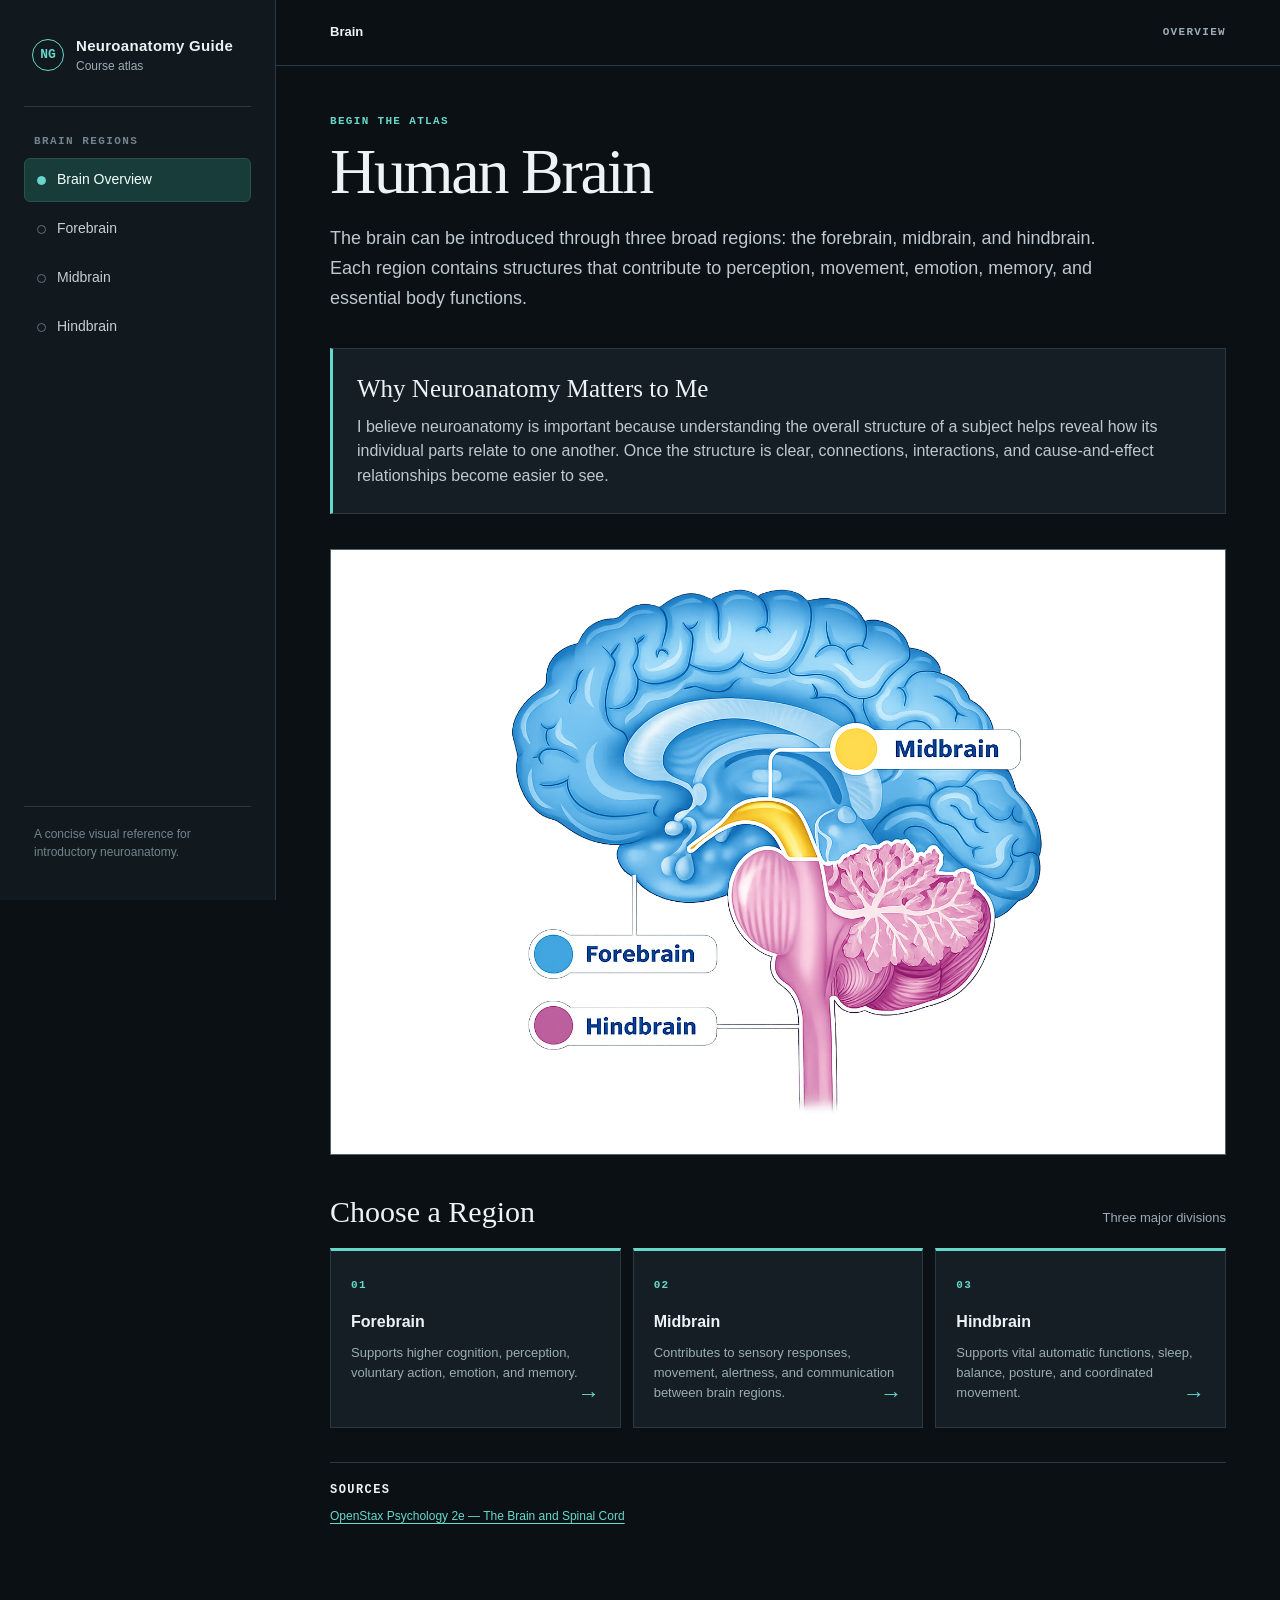
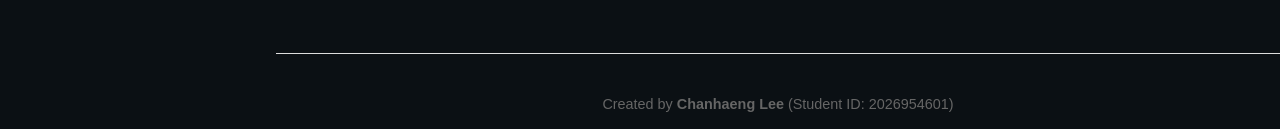
<file: index.html>
<!doctype html>
<html lang="en">
<head>
  <meta charset="utf-8">
  <meta name="viewport" content="width=device-width, initial-scale=1">
  <meta name="description" content="A concise visual guide to introductory human neuroanatomy.">
  <title>Brain Overview | Neuroanatomy Guide</title>
  <link rel="stylesheet" href="style.css">
  <script src="script.js" defer></script>
</head>
<body>
  <div class="shell">
    <aside class="sidebar" id="site-navigation" aria-label="Primary navigation">
      <div class="brand-row">
        <a class="brand" href="index.html">
          <span class="brand-mark">NG</span>
          <span><strong>Neuroanatomy Guide</strong><small>Course atlas</small></span>
        </a>
        <button class="menu-toggle" type="button" aria-expanded="false" aria-controls="primary-links">Menu</button>
      </div>
      <p class="nav-label">Brain regions</p>
      <nav class="nav" id="primary-links">
        <a class="active" href="index.html" aria-current="page">Brain Overview</a>
        <a href="forebrain/index.html">Forebrain</a>
        <a href="midbrain/index.html">Midbrain</a>
        <a href="hindbrain/index.html">Hindbrain</a>
      </nav>
      <p class="sidebar-note">A concise visual reference for introductory neuroanatomy.</p>
    </aside>

    <main>
      <header class="topbar">
        <div class="crumbs"><strong>Brain</strong></div>
        <div class="section-index">Overview</div>
      </header>
      <article class="content">
        <p class="eyebrow">Begin the atlas</p>
        <h1>Human Brain</h1>
        <p class="lead">The brain can be introduced through three broad regions: the forebrain, midbrain, and hindbrain. Each region contains structures that contribute to perception, movement, emotion, memory, and essential body functions.</p>

        <section class="personal-note" aria-labelledby="why-it-matters">
          <h2 id="why-it-matters">Why Neuroanatomy Matters to Me</h2>
          <p>I believe neuroanatomy is important because understanding the overall structure of a subject helps reveal how its individual parts relate to one another. Once the structure is clear, connections, interactions, and cause-and-effect relationships become easier to see.</p>
        </section>

        <figure class="exhibit exhibit-wide">
          <img src="images/brain.png" alt="Sagittal illustration identifying the forebrain, midbrain, and hindbrain">
        </figure>

        <section aria-labelledby="regions-title">
          <div class="section-title">
            <h2 id="regions-title">Choose a Region</h2>
            <span>Three major divisions</span>
          </div>
          <div class="region-grid">
            <a class="region-card" href="forebrain/index.html">
              <span class="region-number">01</span><h3>Forebrain</h3><p>Supports higher cognition, perception, voluntary action, emotion, and memory.</p><span class="card-arrow">→</span>
            </a>
            <a class="region-card" href="midbrain/index.html">
              <span class="region-number">02</span><h3>Midbrain</h3><p>Contributes to sensory responses, movement, alertness, and communication between brain regions.</p><span class="card-arrow">→</span>
            </a>
            <a class="region-card" href="hindbrain/index.html">
              <span class="region-number">03</span><h3>Hindbrain</h3><p>Supports vital automatic functions, sleep, balance, posture, and coordinated movement.</p><span class="card-arrow">→</span>
            </a>
          </div>
        </section>
        <section class="sources" aria-labelledby="overview-sources"><h2 id="overview-sources">Sources</h2><p><a href="https://openstax.org/books/psychology-2e/pages/3-4-the-brain-and-spinal-cord">OpenStax Psychology 2e — The Brain and Spinal Cord</a></p></section>
      </article>
      <footer class="site-footer">
        <p>
          Created by <strong>Chanhaeng Lee</strong>
          (Student ID: 2026954601)
        </p>
      </footer>
    </main>
  </div>
</body>
</html>
</file>
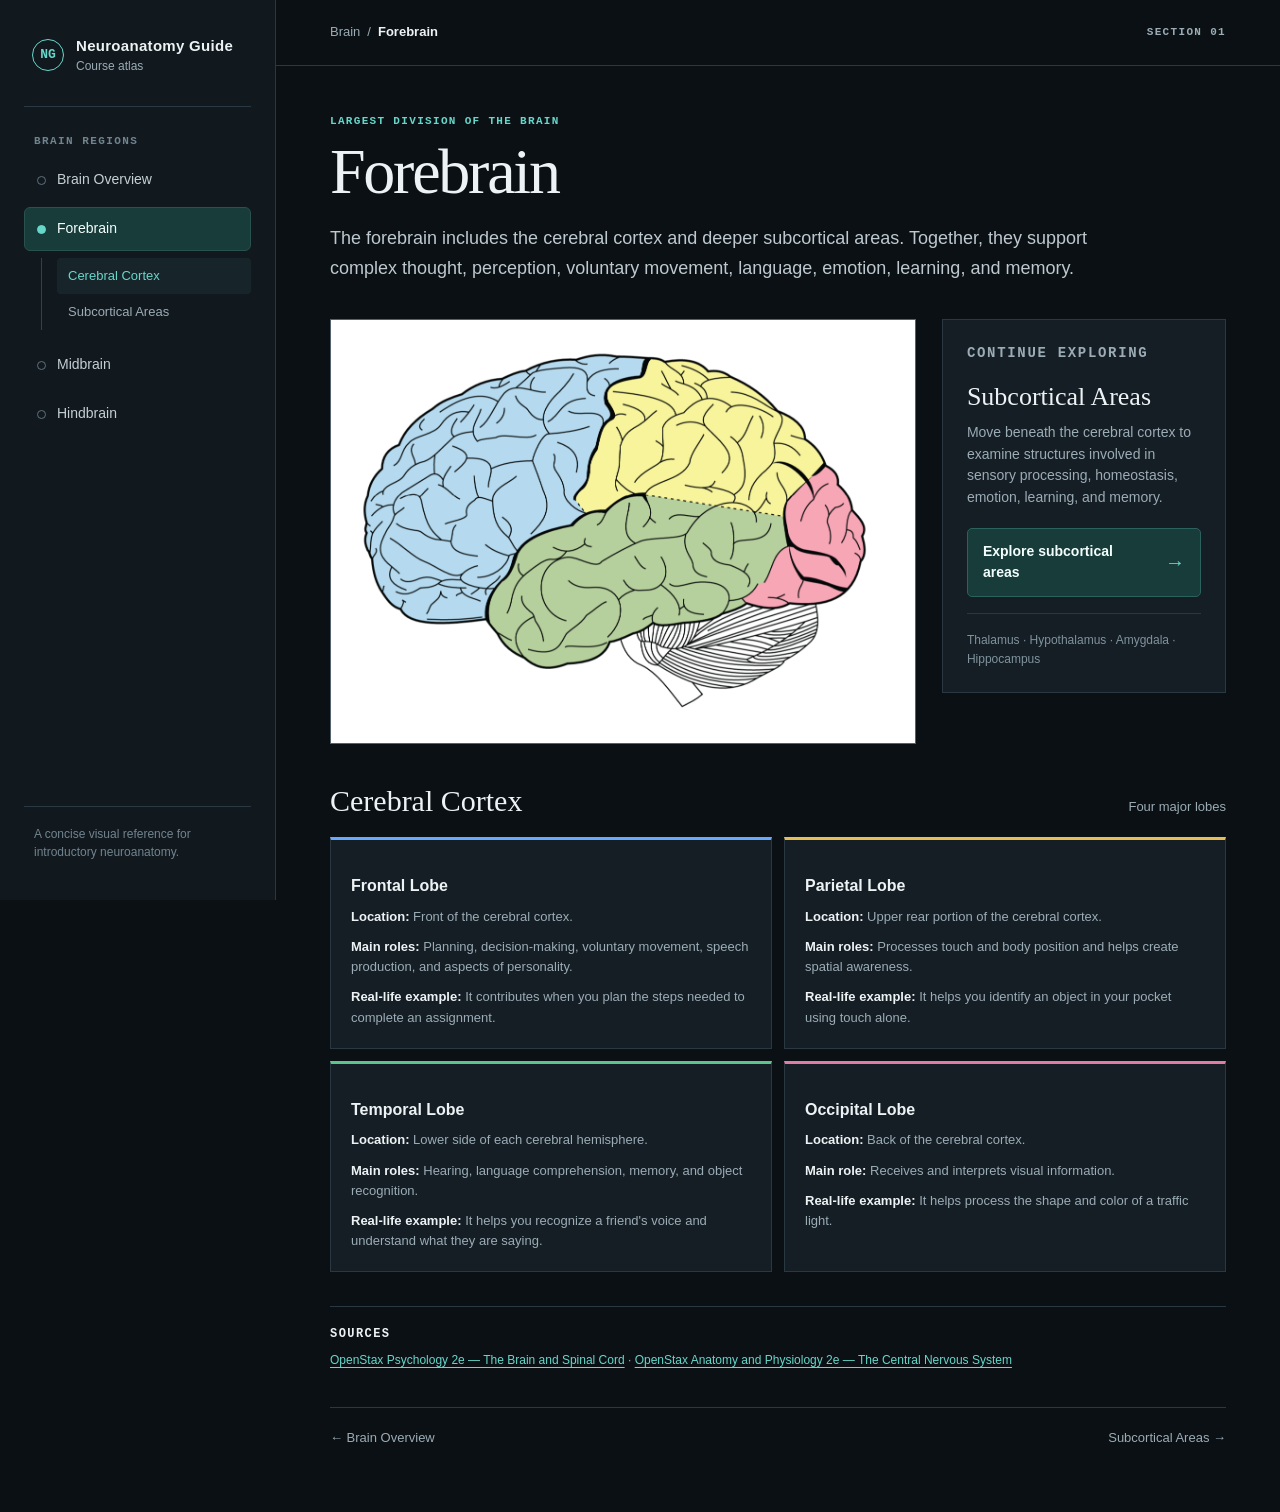
<file: forebrain/index.html>
<!doctype html>
<html lang="en">
<head>
  <meta charset="utf-8"><meta name="viewport" content="width=device-width, initial-scale=1">
  <meta name="description" content="Explore the cerebral cortex and subcortical areas of the forebrain.">
  <title>Forebrain | Neuroanatomy Guide</title>
  <link rel="stylesheet" href="../style.css"><script src="../script.js" defer></script>
</head>
<body><div class="shell">
  <aside class="sidebar" aria-label="Primary navigation">
    <div class="brand-row"><a class="brand" href="../index.html"><span class="brand-mark">NG</span><span><strong>Neuroanatomy Guide</strong><small>Course atlas</small></span></a><button class="menu-toggle" type="button" aria-expanded="false" aria-controls="primary-links">Menu</button></div>
    <p class="nav-label">Brain regions</p>
    <nav class="nav" id="primary-links">
      <a href="../index.html">Brain Overview</a><a class="active" href="index.html" aria-current="page">Forebrain</a>
      <div class="subnav"><a class="active" href="#cerebral-cortex">Cerebral Cortex</a><a href="subcortical.html">Subcortical Areas</a></div>
      <a href="../midbrain/index.html">Midbrain</a><a href="../hindbrain/index.html">Hindbrain</a>
    </nav><p class="sidebar-note">A concise visual reference for introductory neuroanatomy.</p>
  </aside>
  <main><header class="topbar"><div class="crumbs"><a href="../index.html">Brain</a><span>/</span><strong>Forebrain</strong></div><div class="section-index">Section 01</div></header>
    <article class="content"><p class="eyebrow">Largest division of the brain</p><h1>Forebrain</h1><p class="lead">The forebrain includes the cerebral cortex and deeper subcortical areas. Together, they support complex thought, perception, voluntary movement, language, emotion, learning, and memory.</p>
      <div class="article-grid"><figure class="exhibit"><img src="../images/forebrain.png" alt="Lateral view of the cerebral cortex with four lobes shown in distinct colors"></figure>
        <aside class="panel"><p class="eyebrow">Continue exploring</p><h2>Subcortical Areas</h2><p>Move beneath the cerebral cortex to examine structures involved in sensory processing, homeostasis, emotion, learning, and memory.</p><a class="deep-link" href="subcortical.html">Explore subcortical areas <span aria-hidden="true">→</span></a><div class="reading-note">Thalamus · Hypothalamus · Amygdala · Hippocampus</div></aside>
      </div>
      <section id="cerebral-cortex"><div class="section-title"><h2>Cerebral Cortex</h2><span>Four major lobes</span></div><div class="topic-grid four">
        <article class="topic-card frontal"><h3>Frontal Lobe</h3><p><span class="fact-label">Location:</span> Front of the cerebral cortex.</p><p><span class="fact-label">Main roles:</span> Planning, decision-making, voluntary movement, speech production, and aspects of personality.</p><p><span class="fact-label">Real-life example:</span> It contributes when you plan the steps needed to complete an assignment.</p></article><article class="topic-card parietal"><h3>Parietal Lobe</h3><p><span class="fact-label">Location:</span> Upper rear portion of the cerebral cortex.</p><p><span class="fact-label">Main roles:</span> Processes touch and body position and helps create spatial awareness.</p><p><span class="fact-label">Real-life example:</span> It helps you identify an object in your pocket using touch alone.</p></article><article class="topic-card temporal"><h3>Temporal Lobe</h3><p><span class="fact-label">Location:</span> Lower side of each cerebral hemisphere.</p><p><span class="fact-label">Main roles:</span> Hearing, language comprehension, memory, and object recognition.</p><p><span class="fact-label">Real-life example:</span> It helps you recognize a friend's voice and understand what they are saying.</p></article><article class="topic-card occipital"><h3>Occipital Lobe</h3><p><span class="fact-label">Location:</span> Back of the cerebral cortex.</p><p><span class="fact-label">Main role:</span> Receives and interprets visual information.</p><p><span class="fact-label">Real-life example:</span> It helps process the shape and color of a traffic light.</p></article>
      </div></section><section class="sources" aria-labelledby="forebrain-sources"><h2 id="forebrain-sources">Sources</h2><p><a href="https://openstax.org/books/psychology-2e/pages/3-4-the-brain-and-spinal-cord">OpenStax Psychology 2e — The Brain and Spinal Cord</a> · <a href="https://openstax.org/books/anatomy-and-physiology-2e/pages/13-2-the-central-nervous-system">OpenStax Anatomy and Physiology 2e — The Central Nervous System</a></p></section><nav class="page-links" aria-label="Page navigation"><a href="../index.html">← Brain Overview</a><a href="subcortical.html">Subcortical Areas →</a></nav>
    </article>
  </main>
</div></body></html>
</file>
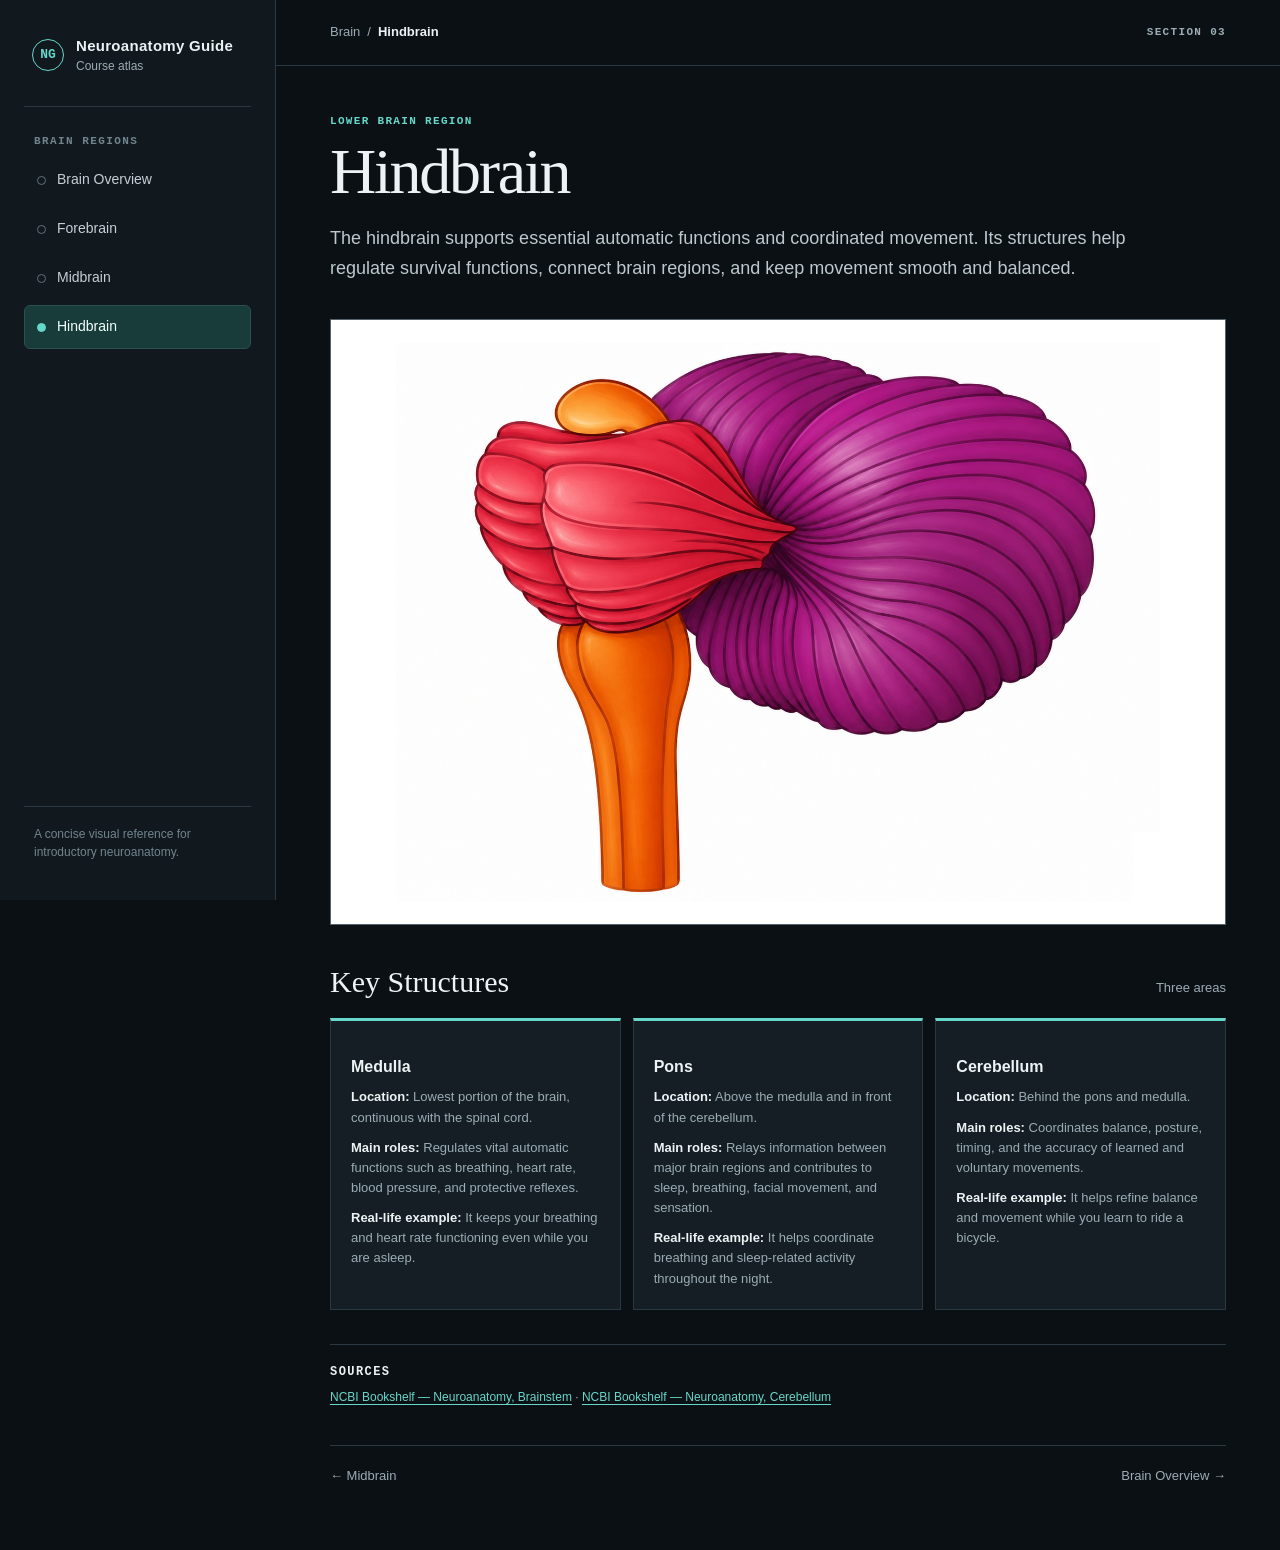
<file: hindbrain/index.html>
<!doctype html><html lang="en"><head><meta charset="utf-8"><meta name="viewport" content="width=device-width, initial-scale=1"><meta name="description" content="Explore the medulla, pons, and cerebellum."><title>Hindbrain | Neuroanatomy Guide</title><link rel="stylesheet" href="../style.css"><script src="../script.js" defer></script></head>
<body><div class="shell"><aside class="sidebar" aria-label="Primary navigation"><div class="brand-row"><a class="brand" href="../index.html"><span class="brand-mark">NG</span><span><strong>Neuroanatomy Guide</strong><small>Course atlas</small></span></a><button class="menu-toggle" type="button" aria-expanded="false" aria-controls="primary-links">Menu</button></div><p class="nav-label">Brain regions</p><nav class="nav" id="primary-links"><a href="../index.html">Brain Overview</a><a href="../forebrain/index.html">Forebrain</a><a href="../midbrain/index.html">Midbrain</a><a class="active" href="index.html" aria-current="page">Hindbrain</a></nav><p class="sidebar-note">A concise visual reference for introductory neuroanatomy.</p></aside>
<main><header class="topbar"><div class="crumbs"><a href="../index.html">Brain</a><span>/</span><strong>Hindbrain</strong></div><div class="section-index">Section 03</div></header><article class="content"><p class="eyebrow">Lower brain region</p><h1>Hindbrain</h1><p class="lead">The hindbrain supports essential automatic functions and coordinated movement. Its structures help regulate survival functions, connect brain regions, and keep movement smooth and balanced.</p><figure class="exhibit exhibit-wide"><img src="../images/hindbrain.png" alt="Colored illustration of the medulla, pons, and cerebellum"></figure><section><div class="section-title"><h2>Key Structures</h2><span>Three areas</span></div><div class="topic-grid three"><article class="topic-card"><h3>Medulla</h3><p><span class="fact-label">Location:</span> Lowest portion of the brain, continuous with the spinal cord.</p><p><span class="fact-label">Main roles:</span> Regulates vital automatic functions such as breathing, heart rate, blood pressure, and protective reflexes.</p><p><span class="fact-label">Real-life example:</span> It keeps your breathing and heart rate functioning even while you are asleep.</p></article><article class="topic-card"><h3>Pons</h3><p><span class="fact-label">Location:</span> Above the medulla and in front of the cerebellum.</p><p><span class="fact-label">Main roles:</span> Relays information between major brain regions and contributes to sleep, breathing, facial movement, and sensation.</p><p><span class="fact-label">Real-life example:</span> It helps coordinate breathing and sleep-related activity throughout the night.</p></article><article class="topic-card"><h3>Cerebellum</h3><p><span class="fact-label">Location:</span> Behind the pons and medulla.</p><p><span class="fact-label">Main roles:</span> Coordinates balance, posture, timing, and the accuracy of learned and voluntary movements.</p><p><span class="fact-label">Real-life example:</span> It helps refine balance and movement while you learn to ride a bicycle.</p></article></div></section><section class="sources" aria-labelledby="hindbrain-sources"><h2 id="hindbrain-sources">Sources</h2><p><a href="https://www.ncbi.nlm.nih.gov/books/NBK544297/">NCBI Bookshelf — Neuroanatomy, Brainstem</a> · <a href="https://www.ncbi.nlm.nih.gov/books/NBK538167/">NCBI Bookshelf — Neuroanatomy, Cerebellum</a></p></section><nav class="page-links" aria-label="Page navigation"><a href="../midbrain/index.html">← Midbrain</a><a href="../index.html">Brain Overview →</a></nav></article></main></div></body></html>
</file>
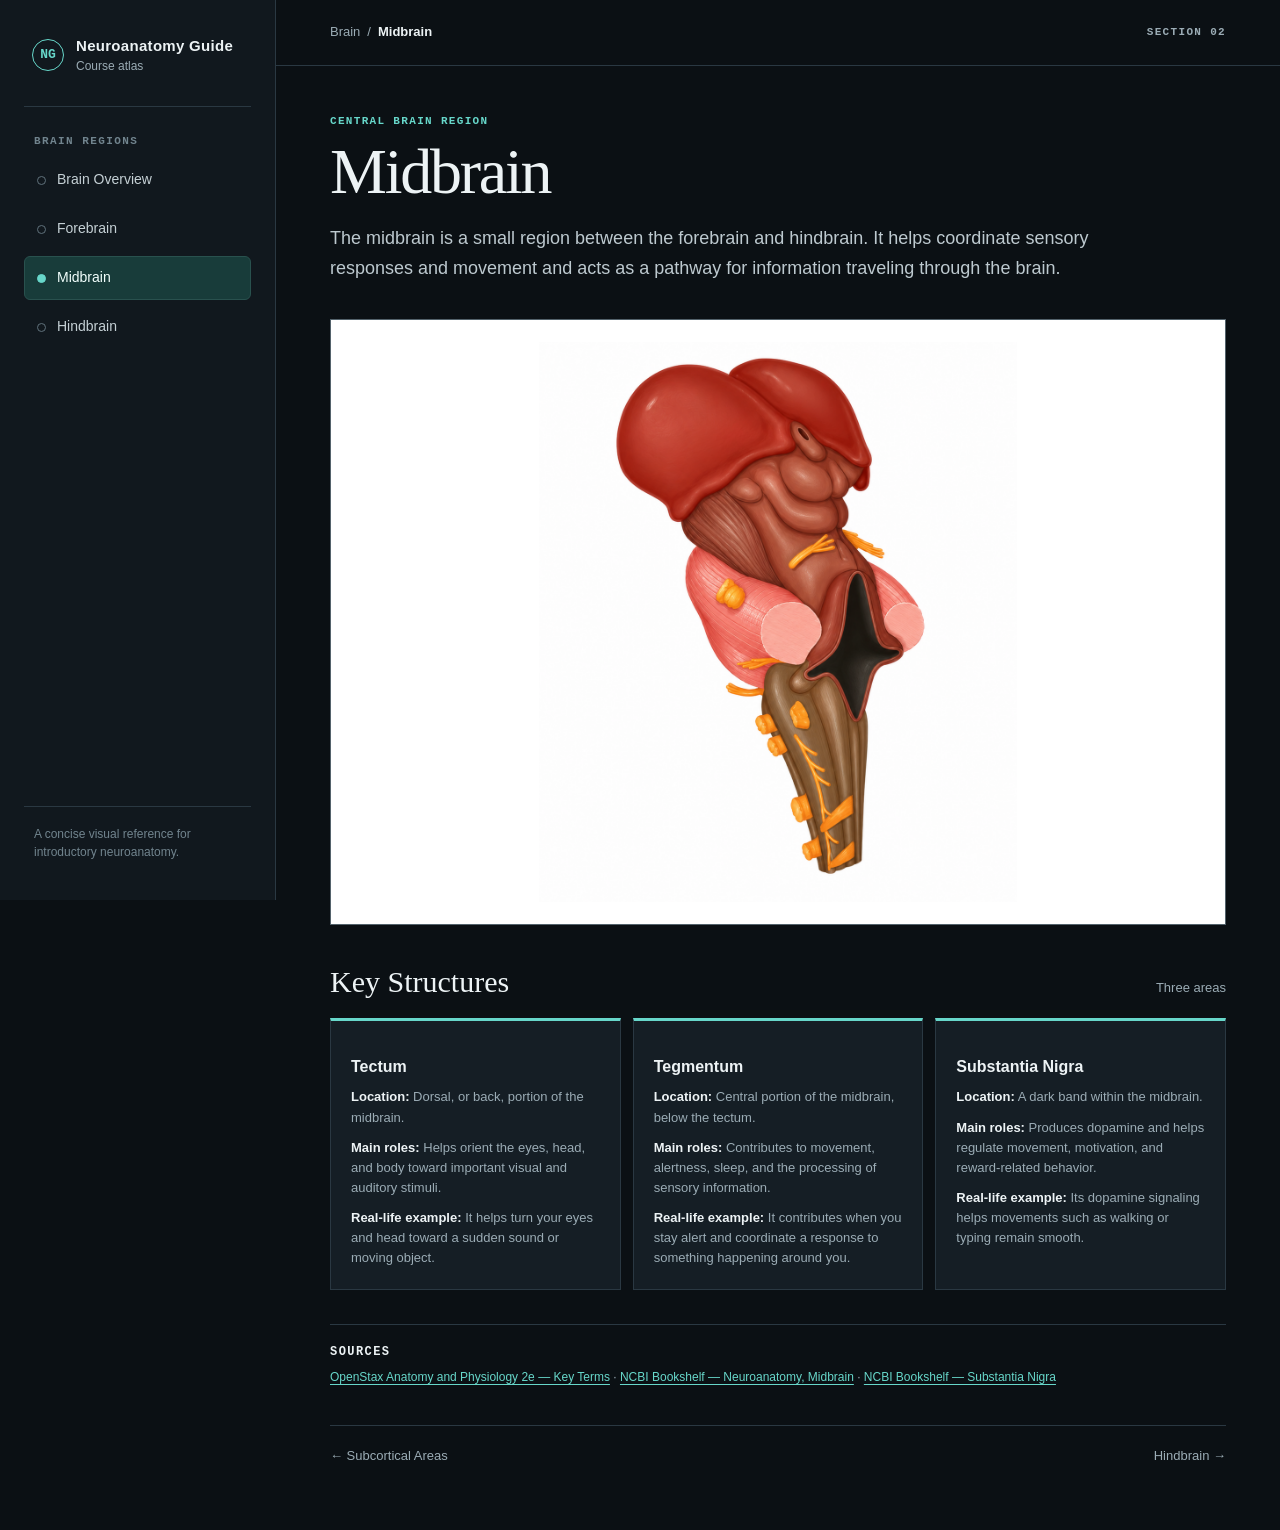
<file: midbrain/index.html>
<!doctype html><html lang="en"><head><meta charset="utf-8"><meta name="viewport" content="width=device-width, initial-scale=1"><meta name="description" content="Explore the tectum, tegmentum, and substantia nigra."><title>Midbrain | Neuroanatomy Guide</title><link rel="stylesheet" href="../style.css"><script src="../script.js" defer></script></head>
<body><div class="shell"><aside class="sidebar" aria-label="Primary navigation"><div class="brand-row"><a class="brand" href="../index.html"><span class="brand-mark">NG</span><span><strong>Neuroanatomy Guide</strong><small>Course atlas</small></span></a><button class="menu-toggle" type="button" aria-expanded="false" aria-controls="primary-links">Menu</button></div><p class="nav-label">Brain regions</p><nav class="nav" id="primary-links"><a href="../index.html">Brain Overview</a><a href="../forebrain/index.html">Forebrain</a><a class="active" href="index.html" aria-current="page">Midbrain</a><a href="../hindbrain/index.html">Hindbrain</a></nav><p class="sidebar-note">A concise visual reference for introductory neuroanatomy.</p></aside>
<main><header class="topbar"><div class="crumbs"><a href="../index.html">Brain</a><span>/</span><strong>Midbrain</strong></div><div class="section-index">Section 02</div></header><article class="content"><p class="eyebrow">Central brain region</p><h1>Midbrain</h1><p class="lead">The midbrain is a small region between the forebrain and hindbrain. It helps coordinate sensory responses and movement and acts as a pathway for information traveling through the brain.</p><figure class="exhibit exhibit-wide"><img src="../images/midbrain.png" alt="Three-dimensional illustration of the upper brainstem and midbrain"></figure><section><div class="section-title"><h2>Key Structures</h2><span>Three areas</span></div><div class="topic-grid three"><article class="topic-card"><h3>Tectum</h3><p><span class="fact-label">Location:</span> Dorsal, or back, portion of the midbrain.</p><p><span class="fact-label">Main roles:</span> Helps orient the eyes, head, and body toward important visual and auditory stimuli.</p><p><span class="fact-label">Real-life example:</span> It helps turn your eyes and head toward a sudden sound or moving object.</p></article><article class="topic-card"><h3>Tegmentum</h3><p><span class="fact-label">Location:</span> Central portion of the midbrain, below the tectum.</p><p><span class="fact-label">Main roles:</span> Contributes to movement, alertness, sleep, and the processing of sensory information.</p><p><span class="fact-label">Real-life example:</span> It contributes when you stay alert and coordinate a response to something happening around you.</p></article><article class="topic-card"><h3>Substantia Nigra</h3><p><span class="fact-label">Location:</span> A dark band within the midbrain.</p><p><span class="fact-label">Main roles:</span> Produces dopamine and helps regulate movement, motivation, and reward-related behavior.</p><p><span class="fact-label">Real-life example:</span> Its dopamine signaling helps movements such as walking or typing remain smooth.</p></article></div></section><section class="sources" aria-labelledby="midbrain-sources"><h2 id="midbrain-sources">Sources</h2><p><a href="https://openstax.org/books/anatomy-and-physiology-2e/pages/13-key-terms">OpenStax Anatomy and Physiology 2e — Key Terms</a> · <a href="https://www.ncbi.nlm.nih.gov/books/NBK551509/">NCBI Bookshelf — Neuroanatomy, Midbrain</a> · <a href="https://www.ncbi.nlm.nih.gov/books/NBK536995/">NCBI Bookshelf — Substantia Nigra</a></p></section><nav class="page-links" aria-label="Page navigation"><a href="../forebrain/subcortical.html">← Subcortical Areas</a><a href="../hindbrain/index.html">Hindbrain →</a></nav></article></main></div></body></html>
</file>
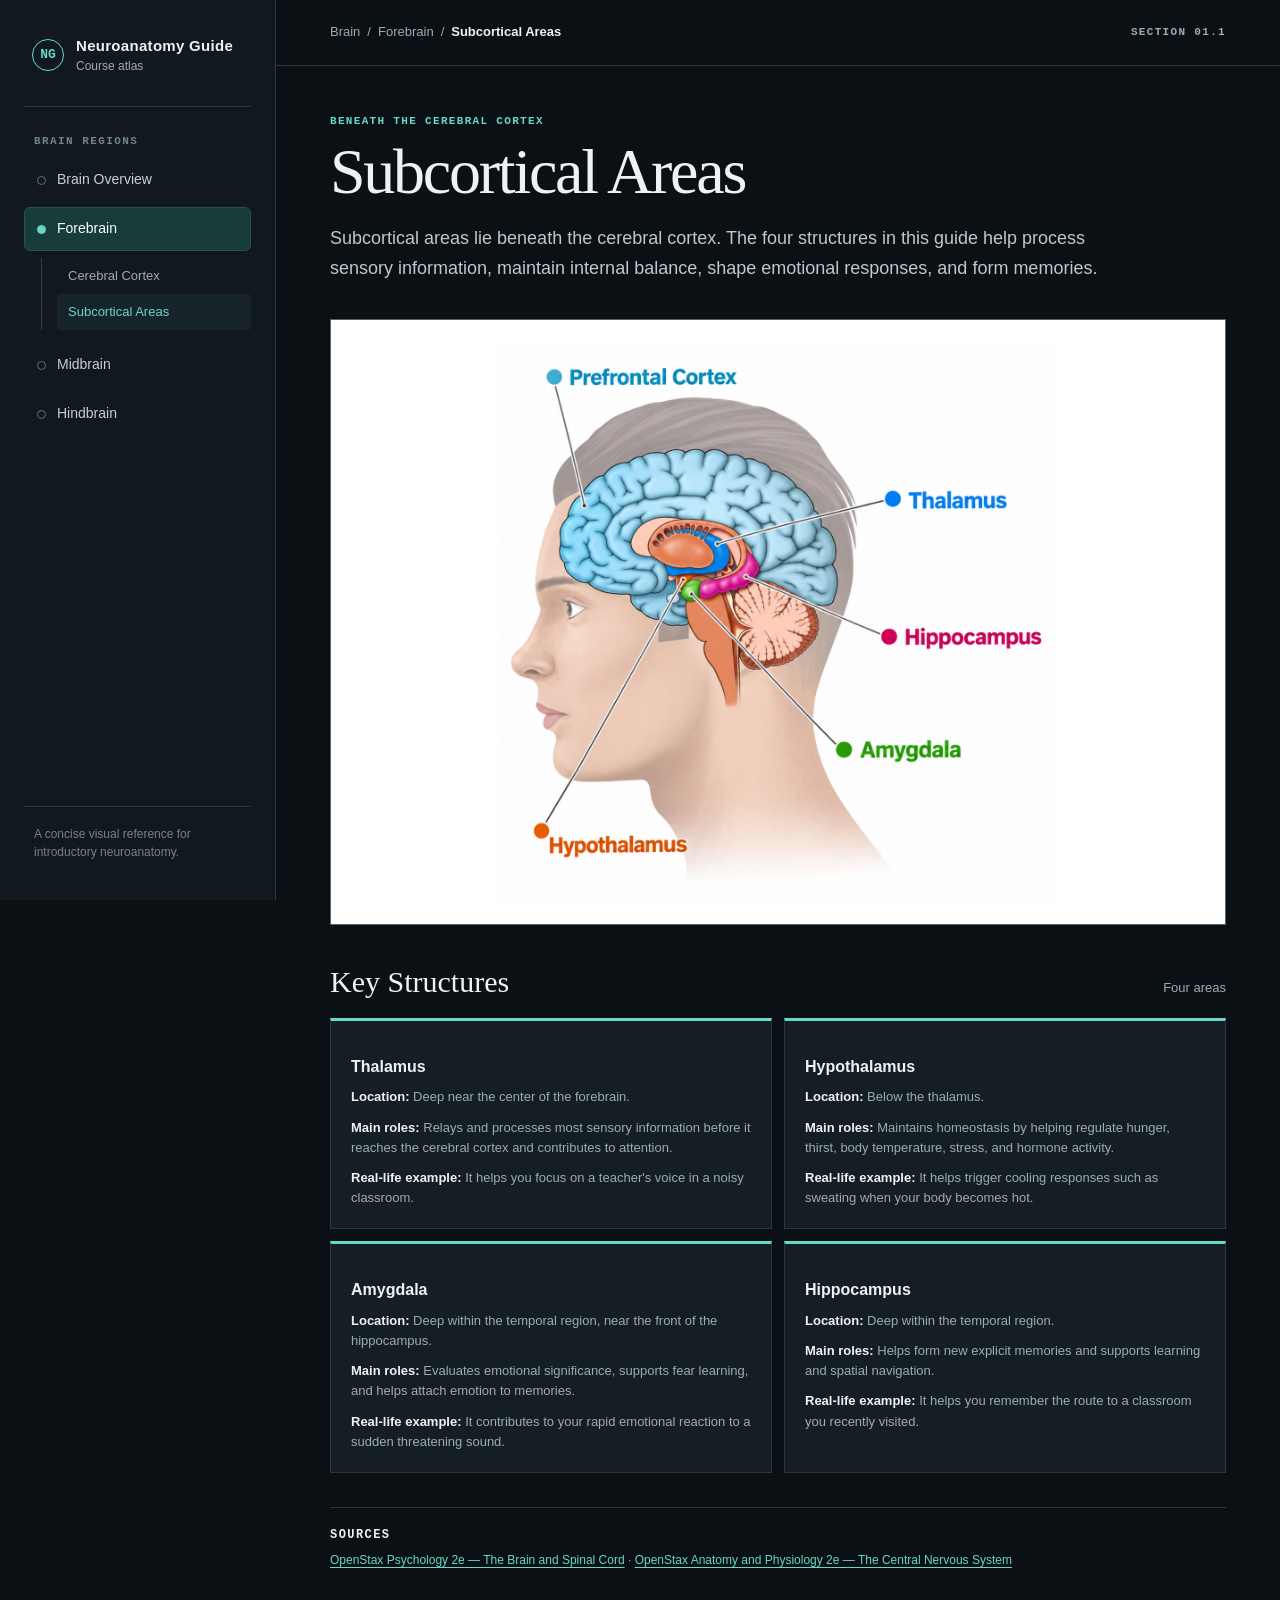
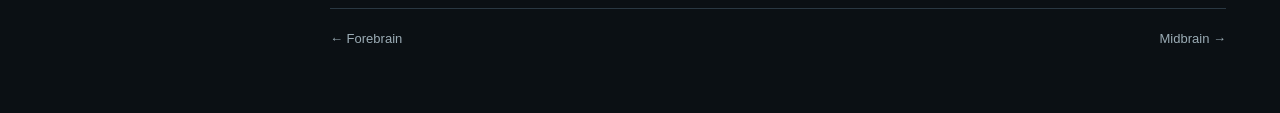
<file: forebrain/subcortical.html>
<!doctype html><html lang="en"><head><meta charset="utf-8"><meta name="viewport" content="width=device-width, initial-scale=1"><meta name="description" content="Explore four subcortical areas of the forebrain."><title>Subcortical Areas | Neuroanatomy Guide</title><link rel="stylesheet" href="../style.css"><script src="../script.js" defer></script></head>
<body><div class="shell"><aside class="sidebar" aria-label="Primary navigation"><div class="brand-row"><a class="brand" href="../index.html"><span class="brand-mark">NG</span><span><strong>Neuroanatomy Guide</strong><small>Course atlas</small></span></a><button class="menu-toggle" type="button" aria-expanded="false" aria-controls="primary-links">Menu</button></div><p class="nav-label">Brain regions</p><nav class="nav" id="primary-links"><a href="../index.html">Brain Overview</a><a class="active" href="index.html">Forebrain</a><div class="subnav"><a href="index.html#cerebral-cortex">Cerebral Cortex</a><a class="active" href="subcortical.html" aria-current="page">Subcortical Areas</a></div><a href="../midbrain/index.html">Midbrain</a><a href="../hindbrain/index.html">Hindbrain</a></nav><p class="sidebar-note">A concise visual reference for introductory neuroanatomy.</p></aside>
<main><header class="topbar"><div class="crumbs"><a href="../index.html">Brain</a><span>/</span><a href="index.html">Forebrain</a><span>/</span><strong>Subcortical Areas</strong></div><div class="section-index">Section 01.1</div></header><article class="content"><p class="eyebrow">Beneath the cerebral cortex</p><h1>Subcortical Areas</h1><p class="lead">Subcortical areas lie beneath the cerebral cortex. The four structures in this guide help process sensory information, maintain internal balance, shape emotional responses, and form memories.</p><figure class="exhibit exhibit-wide"><img src="../images/subcortical.png" alt="Cutaway brain illustration labeling the thalamus, hypothalamus, amygdala, and hippocampus"></figure><section><div class="section-title"><h2>Key Structures</h2><span>Four areas</span></div><div class="topic-grid four"><article class="topic-card"><h3>Thalamus</h3><p><span class="fact-label">Location:</span> Deep near the center of the forebrain.</p><p><span class="fact-label">Main roles:</span> Relays and processes most sensory information before it reaches the cerebral cortex and contributes to attention.</p><p><span class="fact-label">Real-life example:</span> It helps you focus on a teacher's voice in a noisy classroom.</p></article><article class="topic-card"><h3>Hypothalamus</h3><p><span class="fact-label">Location:</span> Below the thalamus.</p><p><span class="fact-label">Main roles:</span> Maintains homeostasis by helping regulate hunger, thirst, body temperature, stress, and hormone activity.</p><p><span class="fact-label">Real-life example:</span> It helps trigger cooling responses such as sweating when your body becomes hot.</p></article><article class="topic-card"><h3>Amygdala</h3><p><span class="fact-label">Location:</span> Deep within the temporal region, near the front of the hippocampus.</p><p><span class="fact-label">Main roles:</span> Evaluates emotional significance, supports fear learning, and helps attach emotion to memories.</p><p><span class="fact-label">Real-life example:</span> It contributes to your rapid emotional reaction to a sudden threatening sound.</p></article><article class="topic-card"><h3>Hippocampus</h3><p><span class="fact-label">Location:</span> Deep within the temporal region.</p><p><span class="fact-label">Main roles:</span> Helps form new explicit memories and supports learning and spatial navigation.</p><p><span class="fact-label">Real-life example:</span> It helps you remember the route to a classroom you recently visited.</p></article></div></section><section class="sources" aria-labelledby="subcortical-sources"><h2 id="subcortical-sources">Sources</h2><p><a href="https://openstax.org/books/psychology-2e/pages/3-4-the-brain-and-spinal-cord">OpenStax Psychology 2e — The Brain and Spinal Cord</a> · <a href="https://openstax.org/books/anatomy-and-physiology-2e/pages/13-2-the-central-nervous-system">OpenStax Anatomy and Physiology 2e — The Central Nervous System</a></p></section><nav class="page-links" aria-label="Page navigation"><a href="index.html">← Forebrain</a><a href="../midbrain/index.html">Midbrain →</a></nav></article></main></div></body></html>
</file>
<file: style.css>
:root {
  color-scheme: dark;
  --bg: #0b1014;
  --sidebar: #11181e;
  --surface: #151e25;
  --surface-2: #1a252d;
  --line: #2a3842;
  --text: #edf3f5;
  --muted: #9bacb5;
  --accent: #67d7ca;
  --accent-soft: #183c3a;
  --blue: #66a9ff;
  --yellow: #e7bd57;
  --green: #5dc48b;
  --pink: #de7da6;
}

* { box-sizing: border-box; }
html { scroll-behavior: smooth; }
html, body { margin: 0; min-height: 100%; }
body { background: var(--bg); color: var(--text); font-family: Inter, "Segoe UI", Arial, sans-serif; font-size: 16px; line-height: 1.55; }
a { color: inherit; text-decoration: none; }
button { font: inherit; }
img { max-width: 100%; }

.shell { min-height: 100vh; display: grid; grid-template-columns: 276px minmax(0, 1fr); }
.sidebar { position: sticky; top: 0; height: 100vh; padding: 34px 24px 26px; background: var(--sidebar); border-right: 1px solid var(--line); display: flex; flex-direction: column; z-index: 5; }
.brand-row { border-bottom: 1px solid var(--line); padding: 0 8px 30px; }
.brand { display: flex; align-items: center; gap: 12px; }
.brand-mark { width: 32px; height: 32px; border: 1px solid var(--accent); border-radius: 50%; display: grid; place-items: center; color: var(--accent); font: 700 13px/1 Consolas, monospace; flex: 0 0 auto; }
.brand strong, .brand small { display: block; }
.brand strong { font-size: 15px; letter-spacing: .02em; }
.brand small { color: var(--muted); font-size: 12px; }
.menu-toggle { display: none; color: var(--text); background: transparent; border: 1px solid var(--line); border-radius: 5px; padding: 7px 10px; }
.nav-label { margin: 28px 10px 10px; color: #71848e; font: 600 11px/1.2 Consolas, monospace; letter-spacing: .13em; text-transform: uppercase; }
.nav { display: grid; gap: 5px; }
.nav > a { min-height: 44px; display: flex; align-items: center; gap: 11px; padding: 10px 12px; color: #c5d0d5; border: 1px solid transparent; border-radius: 6px; font-size: 14px; }
.nav > a::before { content: ""; width: 7px; height: 7px; border: 1px solid #60717b; border-radius: 50%; }
.nav a:hover, .nav a:focus-visible { color: var(--accent); }
.nav > a.active { background: var(--accent-soft); border-color: #29514e; color: #f3fffd; }
.nav > a.active::before { background: var(--accent); border-color: var(--accent); }
.subnav { margin: 2px 0 8px 17px; padding-left: 15px; border-left: 1px solid #31424c; display: grid; }
.subnav a { padding: 8px 11px; color: var(--muted); font-size: 13px; border-radius: 4px; }
.subnav a.active { color: var(--accent); background: rgba(103, 215, 202, .07); }
.sidebar-note { margin-top: auto; padding: 18px 10px 0; color: #71848e; border-top: 1px solid var(--line); font-size: 12px; }

main { min-width: 0; }
.topbar { min-height: 66px; padding: 0 54px; display: flex; align-items: center; justify-content: space-between; gap: 20px; border-bottom: 1px solid var(--line); color: var(--muted); }
.crumbs { font-size: 13px; }
.crumbs a:hover { color: var(--accent); }
.crumbs strong { color: var(--text); font-weight: 600; }
.crumbs span { margin: 0 7px; }
.section-index, .eyebrow, .region-number { font: 600 11px/1.3 Consolas, monospace; letter-spacing: .12em; text-transform: uppercase; }
.content { max-width: 1220px; margin: 0 auto; padding: 48px 54px 64px; }
.eyebrow { margin: 0 0 12px; color: var(--accent); }
h1 { margin: 0; font-family: Georgia, "Times New Roman", serif; font-size: clamp(48px, 5vw, 72px); font-weight: 500; line-height: 1; letter-spacing: -.035em; }
.lead { max-width: 800px; margin: 20px 0 35px; color: #bdc9cf; font-size: 18px; line-height: 1.65; }

.article-grid { display: grid; grid-template-columns: minmax(0, 1.65fr) minmax(280px, .8fr); gap: 26px; align-items: start; }
.exhibit { margin: 0; min-height: 390px; background: #ffffff; border: 1px solid #53626b; padding: 22px; display: grid; place-items: center; overflow: hidden; }
.exhibit img { display: block; width: 100%; max-height: 480px; object-fit: contain; }
.exhibit-wide img { max-height: 560px; }
.panel { background: var(--surface); border: 1px solid var(--line); padding: 24px; }
.panel h2 { margin: 0 0 10px; font: 500 26px/1.2 Georgia, serif; }
.panel p { margin: 0 0 19px; color: var(--muted); font-size: 14px; }
.deep-link { display: flex; align-items: center; justify-content: space-between; gap: 12px; min-height: 52px; padding: 12px 15px; color: #f2fffd; background: var(--accent-soft); border: 1px solid #2b625d; border-radius: 5px; font-weight: 650; font-size: 14px; }
.deep-link:hover, .deep-link:focus-visible { border-color: var(--accent); }
.deep-link span { color: var(--accent); font-size: 20px; }
.reading-note { margin-top: 16px; padding-top: 17px; border-top: 1px solid var(--line); color: #7f939d; font-size: 12px; }
.section-title { margin: 39px 0 18px; display: flex; align-items: baseline; justify-content: space-between; gap: 20px; }
.section-title h2 { margin: 0; font: 500 30px/1.2 Georgia, serif; }
.section-title span { color: var(--muted); font-size: 13px; }

.region-grid, .topic-grid { display: grid; gap: 12px; }
.region-grid { grid-template-columns: repeat(3, 1fr); }
.topic-grid.four { grid-template-columns: repeat(2, 1fr); }
.topic-grid.three { grid-template-columns: repeat(3, 1fr); }
.region-card, .topic-card { position: relative; background: var(--surface); border: 1px solid var(--line); border-top: 3px solid var(--card-color, var(--accent)); padding: 20px; }
.region-card { min-height: 180px; }
.topic-card { min-height: 132px; }
.region-card:hover, .region-card:focus-visible { background: var(--surface-2); border-color: var(--accent); }
.region-card h3, .topic-card h3 { margin: 14px 0 8px; font-size: 16px; }
.region-card p, .topic-card p { margin: 0; color: var(--muted); font-size: 13px; }
.topic-card p + p { margin-top: 10px; }
.topic-card .fact-label { color: var(--text); font-weight: 600; }
.region-number { color: var(--accent); }
.card-arrow { position: absolute; right: 20px; bottom: 16px; color: var(--accent); font-size: 22px; }
.frontal { --card-color: var(--blue); }
.parietal { --card-color: var(--yellow); }
.temporal { --card-color: var(--green); }
.occipital { --card-color: var(--pink); }
.page-links { margin-top: 38px; padding-top: 20px; border-top: 1px solid var(--line); display: flex; justify-content: space-between; gap: 16px; }
.page-links a { color: var(--muted); font-size: 13px; }
.page-links a:hover { color: var(--accent); }
.personal-note { max-width: 900px; margin: 0 0 35px; padding: 24px; background: var(--surface); border: 1px solid var(--line); border-left: 3px solid var(--accent); }
.personal-note h2 { margin: 0 0 10px; font: 500 25px/1.25 Georgia, serif; }
.personal-note p { margin: 0; color: #bdc9cf; }
.sources { margin-top: 34px; padding-top: 20px; border-top: 1px solid var(--line); color: var(--muted); font-size: 12px; }
.sources h2 { margin: 0 0 8px; color: var(--text); font: 600 12px/1.3 Consolas, monospace; letter-spacing: .12em; text-transform: uppercase; }
.sources p { margin: 0; }
.sources a { color: var(--accent); text-decoration: underline; text-underline-offset: 3px; }

@media (max-width: 980px) {
  .shell { grid-template-columns: 220px minmax(0, 1fr); }
  .content, .topbar { padding-left: 30px; padding-right: 30px; }
  .article-grid { grid-template-columns: 1fr; }
  .region-grid, .topic-grid.four { grid-template-columns: repeat(2, 1fr); }
}

@media (max-width: 680px) {
  .shell { display: block; }
  .sidebar { position: static; width: 100%; height: auto; padding: 18px; }
  .brand-row { display: flex; align-items: center; justify-content: space-between; gap: 16px; padding: 0 0 16px; }
  .menu-toggle { display: block; }
  .nav-label, .sidebar-note { display: none; }
  .nav { display: none; grid-template-columns: 1fr 1fr; margin-top: 16px; }
  .sidebar.nav-open .nav { display: grid; }
  .nav > a { justify-content: flex-start; padding: 8px; font-size: 12px; }
  .subnav { display: none; }
  .topbar { min-height: 54px; padding: 12px 20px; }
  .section-index { display: none; }
  .content { padding: 34px 20px 45px; }
  .region-grid, .topic-grid.four, .topic-grid.three { grid-template-columns: 1fr; }
  .exhibit { min-height: 260px; padding: 12px; }
  .section-title { align-items: flex-start; flex-direction: column; gap: 4px; }
  h1 { font-size: 48px; }
}

.site-footer {
  margin-top: 4rem;
  padding-top: 1.5rem;
  border-top: 1px solid #ddd;
  text-align: center;
  color: #666;
  font-size: 0.9rem;
}
</file>
